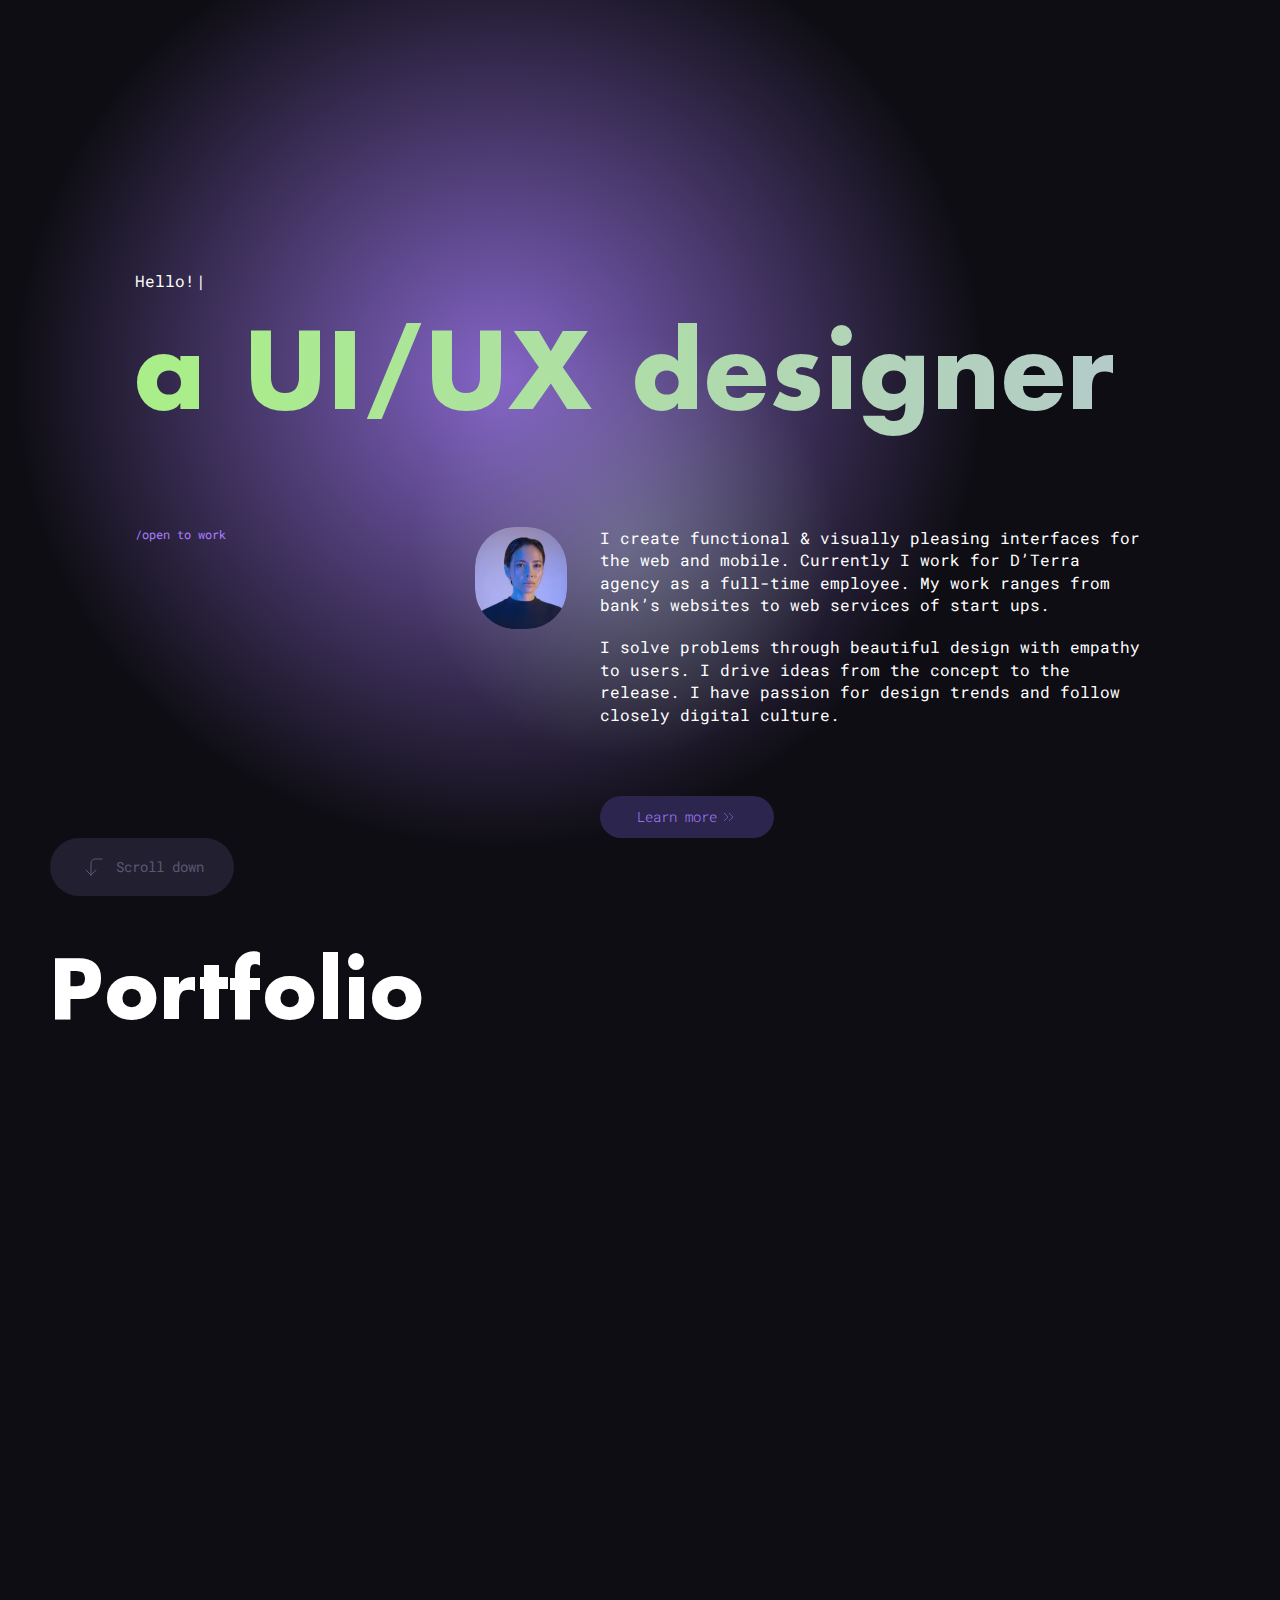
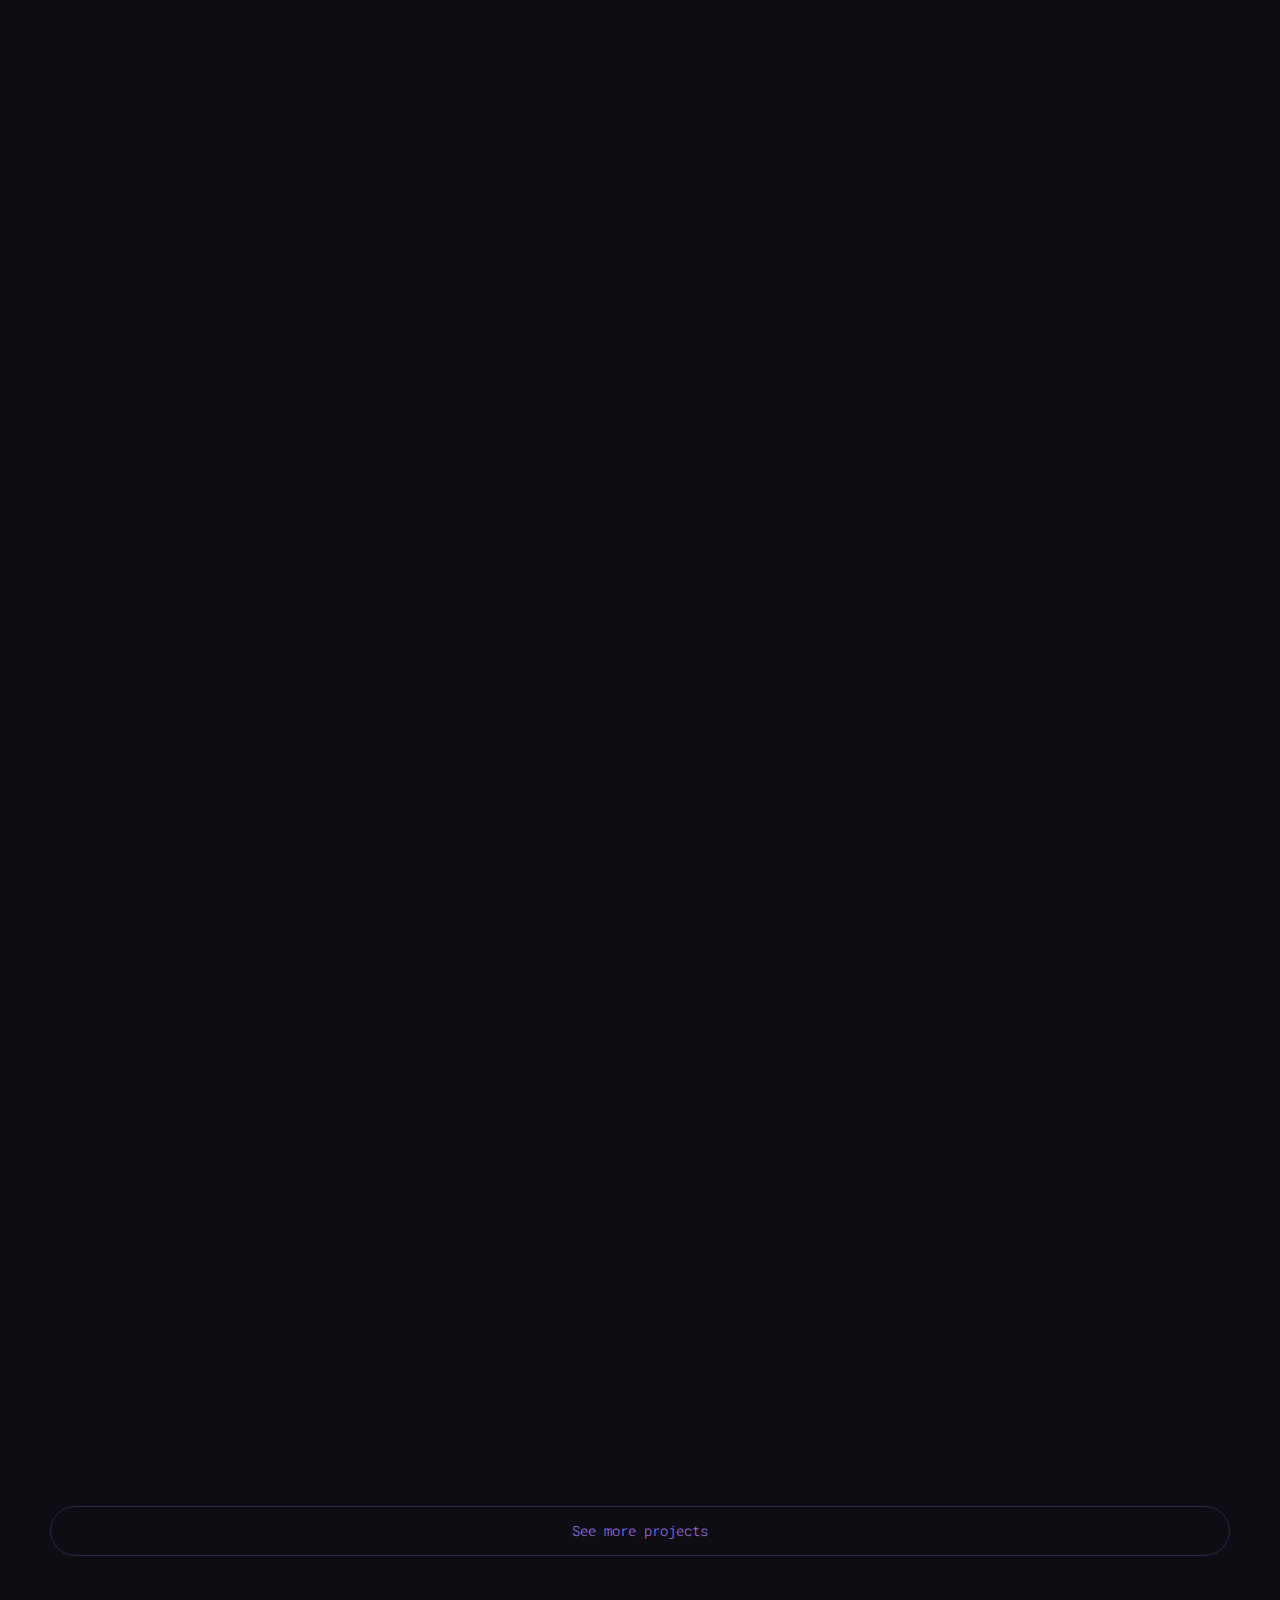
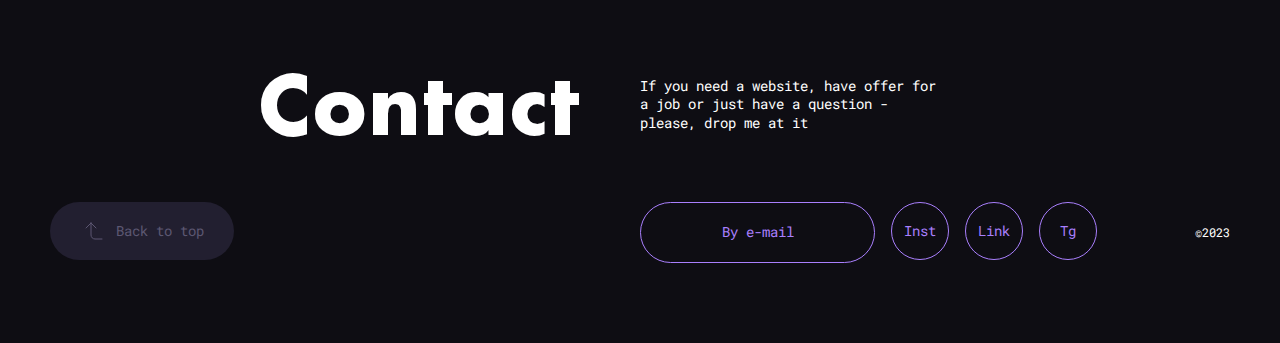
<file: index.html>
<!DOCTYPE html>
<html lang="ru">
  <head>
    <meta charset="utf-8">
    <title>Index</title>
    <meta content="width=device-width, initial-scale=1" name="viewport">
    <meta content="ie=edge" http-equiv="x-ua-compatible">
    <link href="https://vitejs.dev/logo.svg" rel="icon" type="image/x-icon">
    <script type="module" crossorigin src="assets/index-54a8b863.js"></script>
    <link rel="stylesheet" href="styles/index.css">
  </head>
  <body>
    <div class="wrapper">
      <header class="header"></header>
      <section class="preview">
        <div class="container">
          <div class="decor-1"></div>
          <div class="decor-2"></div>
          <div class="decor-3"></div>
          <div class="preview__inner">
            <div class="preview__top">
              <div class="preview__row-top">
                <div class="preview__box-name" id="typewriter"></div>
                <div class="preview__box-title">
                  <h1 class="preview__title">a UI/UX designer</h1>
                </div>
              </div>
              <div class="preview__row-middle">
                <div class="preview__col">
                  <p class="preview__status">/open to work</p>
                </div>
                <div class="preview__col">
                  <div class="preview__img">
                    <picture class="picture">
                      <source type="image/webp" srcset="[data-uri] 1x"/><img class="picture__img" src="images/designer.png"/>
                    </picture>
                  </div>
                  <div class="preview__description">
                    <p class="preview__text">I create functional & visually pleasing interfaces for the web and mobile. Currently I work for D’Terra agency as a full-time employee. My work ranges from bank’s websites to web services of start ups.</p>
                    <p class="preview__text">I solve problems through beautiful design with empathy to users. I drive ideas from the concept to the release. I have passion for design trends and follow closely digital culture.</p>
                    <button class="ui-button ui-button_preview preview__button">
                      <p>Learn more</p>
                      <svg width="17" height="16" viewBox="0 0 17 16" fill="none" xmlns="http://www.w3.org/2000/svg">
                        <path d="M3 4L7 8L3 12" stroke="#A97FFD" stroke-width="0.5"></path>
                        <path d="M8 4L12 8L8 12" stroke="#A97FFD" stroke-width="0.5"></path>
                      </svg>
                    </button>
                  </div>
                </div>
              </div>
            </div>
            <div class="preview__bottom">
              <button class="ui-button">
                <svg width="28" height="28" viewBox="0 0 28 28" fill="none" xmlns="http://www.w3.org/2000/svg">
                  <path d="M16 17L11 22M11 22L6 17M11 22L11 10C11 8.93913 11.4214 7.92172 12.1716 7.17157C12.9217 6.42143 13.9391 6 15 6L22 6" stroke="#5C5772" stroke-linecap="round" stroke-linejoin="round"></path>
                </svg>
                <p>Scroll down</p>
              </button>
            </div>
          </div>
        </div>
      </section>
      <section class="portfolio">
        <div class="container">
          <div class="portfolio__inner">
            <h2 class="portfolio__title">Portfolio</h2>
            <div class="portfolio__box">
              <div class="portfolio__row big-small">
                <div class="portfolio__item" data-aos="zoom-in-up-up">
                  <div class="card">
                    <div class="card__inner">
                      <div class="card__img"></div>
                      <div class="card__text">
                        <h3 class="card__title">title</h3>
                        <p class="card__description">desc</p>
                      </div>
                      <div class="card__bottom">
                        <p class="card__year">year</p>
                        <p class="card__company">company</p>
                      </div>
                    </div>
                  </div>
                </div>
                <div class="portfolio__item" data-aos="zoom-in-up">
                  <div class="card-small">
                    <div class="card-small__inner">
                      <div class="card-small__img"></div>
                      <div class="card__text">
                        <h3 class="card__title">title</h3>
                        <p class="card__description">desc</p>
                      </div>
                      <div class="card__bottom">
                        <p class="card__year">year</p>
                        <p class="card__company">company</p>
                      </div>
                    </div>
                  </div>
                </div>
              </div>
              <div class="portfolio__row small-small">
                <div class="portfolio__item" data-aos="zoom-in-up">
                  <div class="card-small">
                    <div class="card-small__inner">
                      <div class="card-small__img"></div>
                      <div class="card__text">
                        <h3 class="card__title">title</h3>
                        <p class="card__description">desc</p>
                      </div>
                      <div class="card__bottom">
                        <p class="card__year">year</p>
                        <p class="card__company">company</p>
                      </div>
                    </div>
                  </div>
                </div>
                <div class="portfolio__item" data-aos="zoom-in-up">
                  <div class="card-small">
                    <div class="card-small__inner">
                      <div class="card-small__img"></div>
                      <div class="card__text">
                        <h3 class="card__title">title</h3>
                        <p class="card__description">desc</p>
                      </div>
                      <div class="card__bottom">
                        <p class="card__year">year</p>
                        <p class="card__company">company</p>
                      </div>
                    </div>
                  </div>
                </div>
              </div>
              <div class="portfolio__row small-big">
                <div class="portfolio__item" data-aos="zoom-in-up">
                  <div class="card-small">
                    <div class="card-small__inner">
                      <div class="card-small__img"></div>
                      <div class="card__text">
                        <h3 class="card__title">title</h3>
                        <p class="card__description">desc</p>
                      </div>
                      <div class="card__bottom">
                        <p class="card__year">year</p>
                        <p class="card__company">company</p>
                      </div>
                    </div>
                  </div>
                </div>
                <div class="portfolio__item" data-aos="zoom-in-up">
                  <div class="card-big">
                    <div class="card-big__inner">
                      <div class="card-big__img"></div>
                      <div class="card__text">
                        <h3 class="card__title">title</h3>
                        <p class="card__description">desc</p>
                      </div>
                      <div class="card__bottom">
                        <p class="card__year">year</p>
                        <p class="card__company">company</p>
                      </div>
                    </div>
                  </div>
                </div>
              </div>
            </div>
            <div class="portfolio__bottom">
              <button class="ui-button ui-button_portfolio">See more projects
              </button>
            </div>
          </div>
        </div>
      </section>
      <footer class="footer">
        <div class="container">
          <div class="footer__inner">
            <div class="footer__top">
              <div class="footer__top-left">
                <p class="footer__subtitle">Contact</p>
              </div>
              <div class="footer__top-right">
                <p class="footer__text">If you need a website, have offer for a job or just have a question - please, drop me at it</p>
              </div>
            </div>
            <div class="footer__bottom">
              <div class="footer__bottom-left">
                <button class="ui-button">
                  <svg width="28" height="28" viewBox="0 0 28 28" fill="none" xmlns="http://www.w3.org/2000/svg">
                    <path d="M16 11L11 6M11 6L6 11M11 6L11 18C11 19.0609 11.4214 20.0783 12.1716 20.8284C12.9217 21.5786 13.9391 22 15 22L22 22" stroke="#5C5772" stroke-linecap="round" stroke-linejoin="round"></path>
                  </svg>
                  <p>Back to top</p>
                </button>
              </div>
              <div class="footer__bottom-right">
                <div class="col">
                  <button class="ui-button ui-button_footer">By e-mail
                  </button><a class="footer__link" href="#">Inst</a><a class="footer__link" href="#">Link</a><a class="footer__link" href="#">Tg</a>
                </div>
                <div class="col">
                  <p class="footer__year">©2023</p>
                </div>
              </div>
            </div>
          </div>
        </div>
      </footer>
    </div>
    
  </body>
</html>
</file>
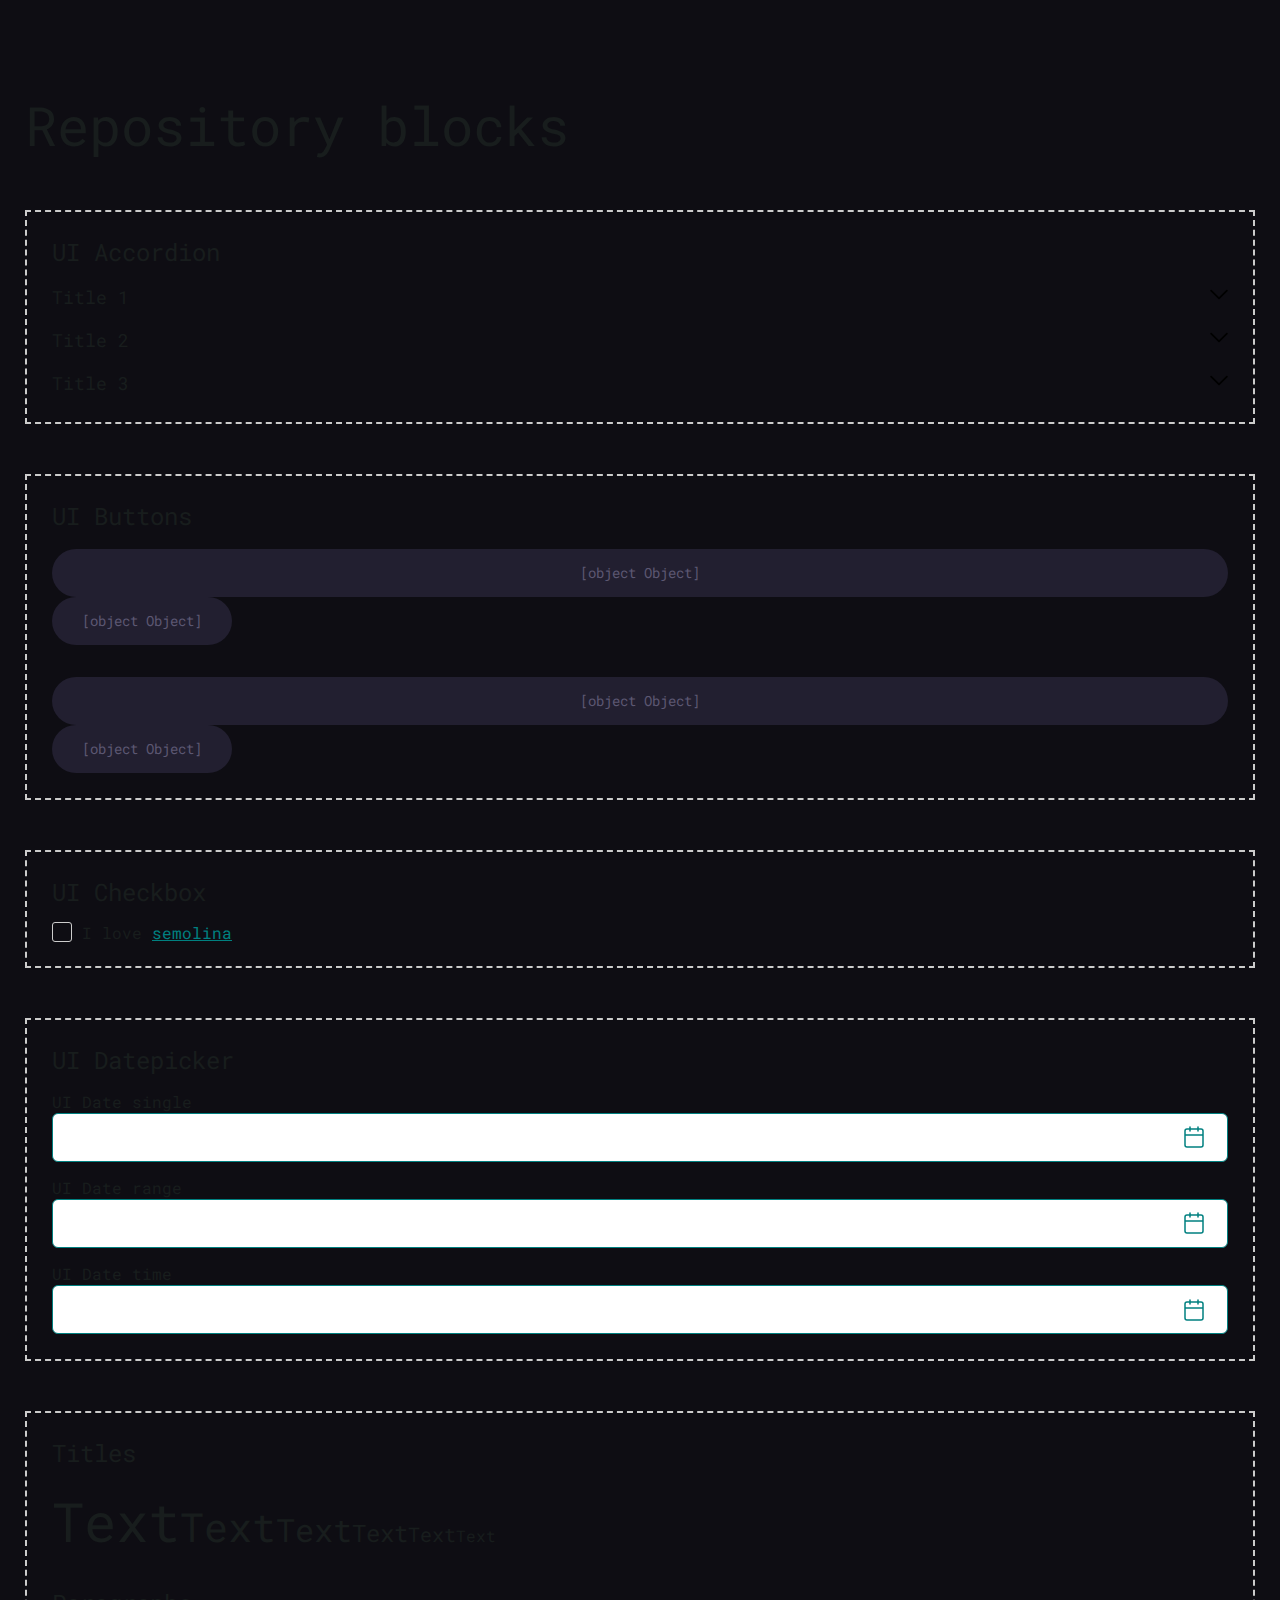
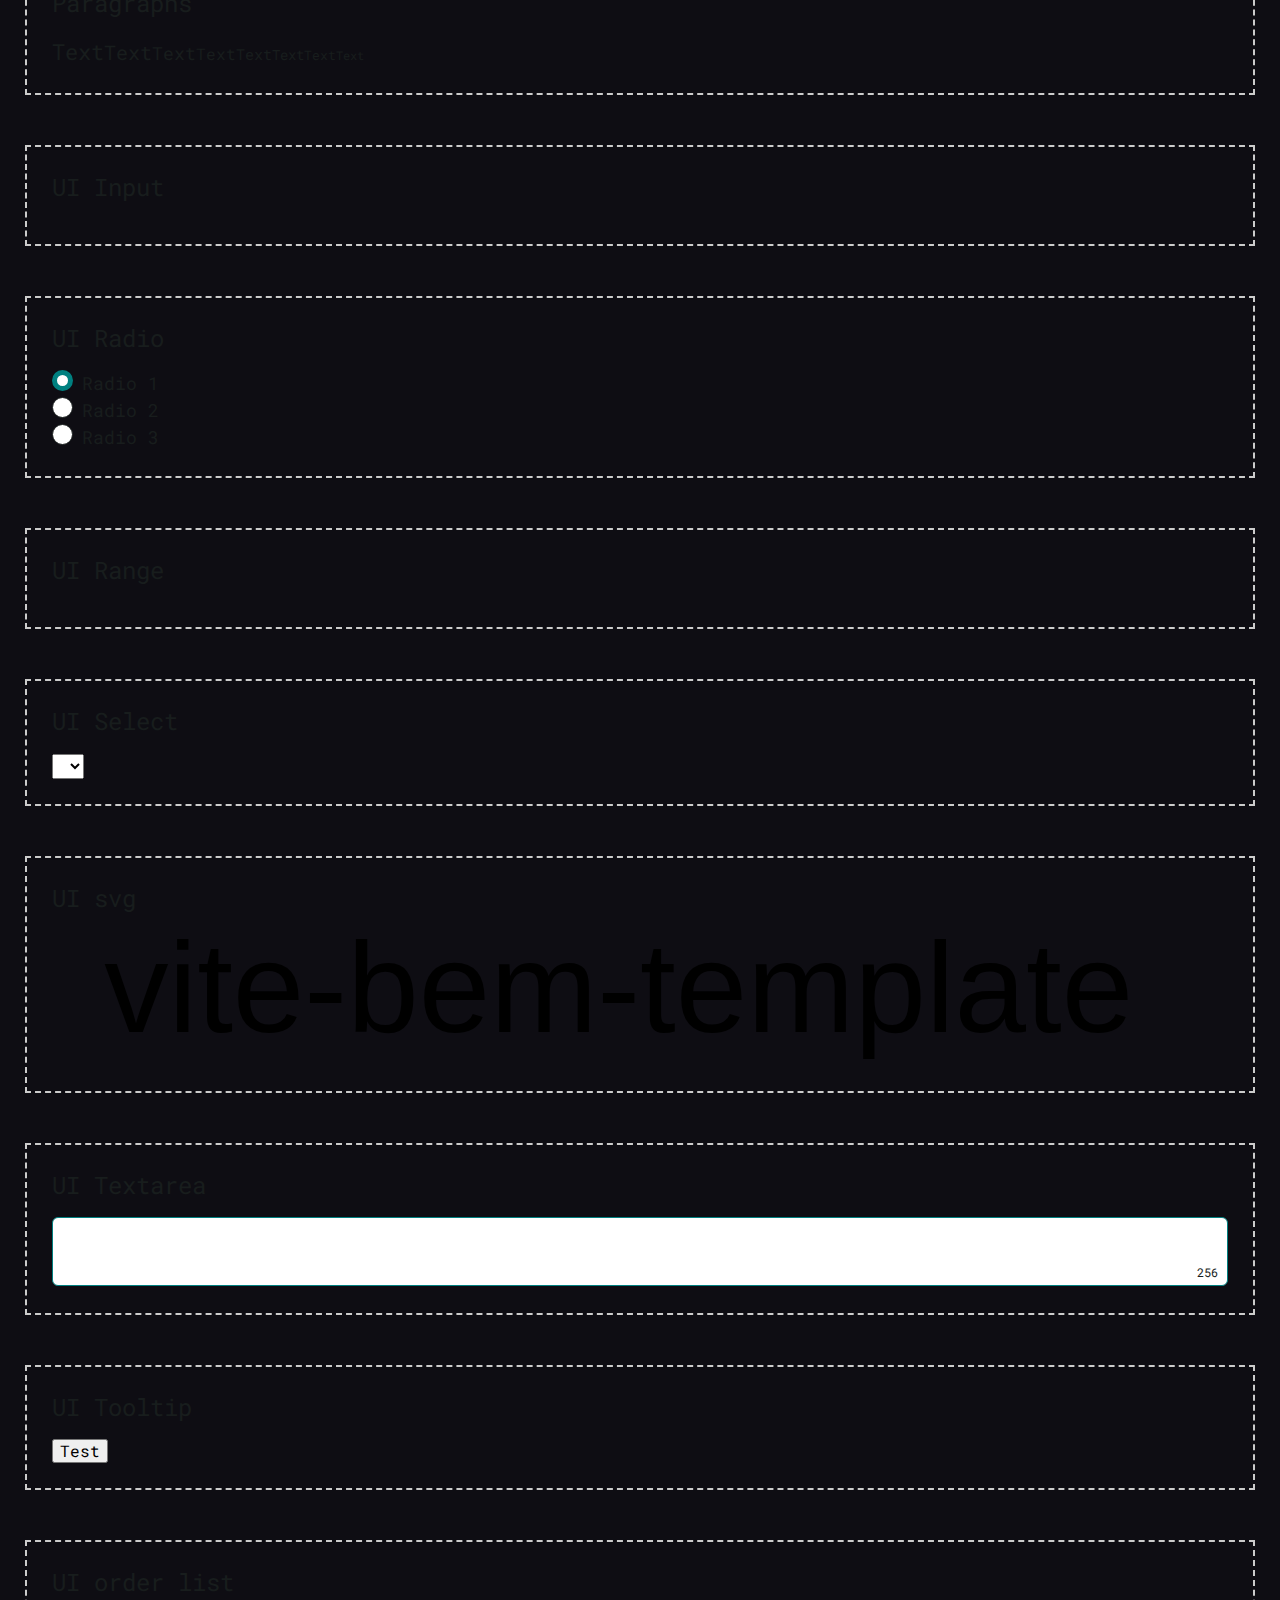
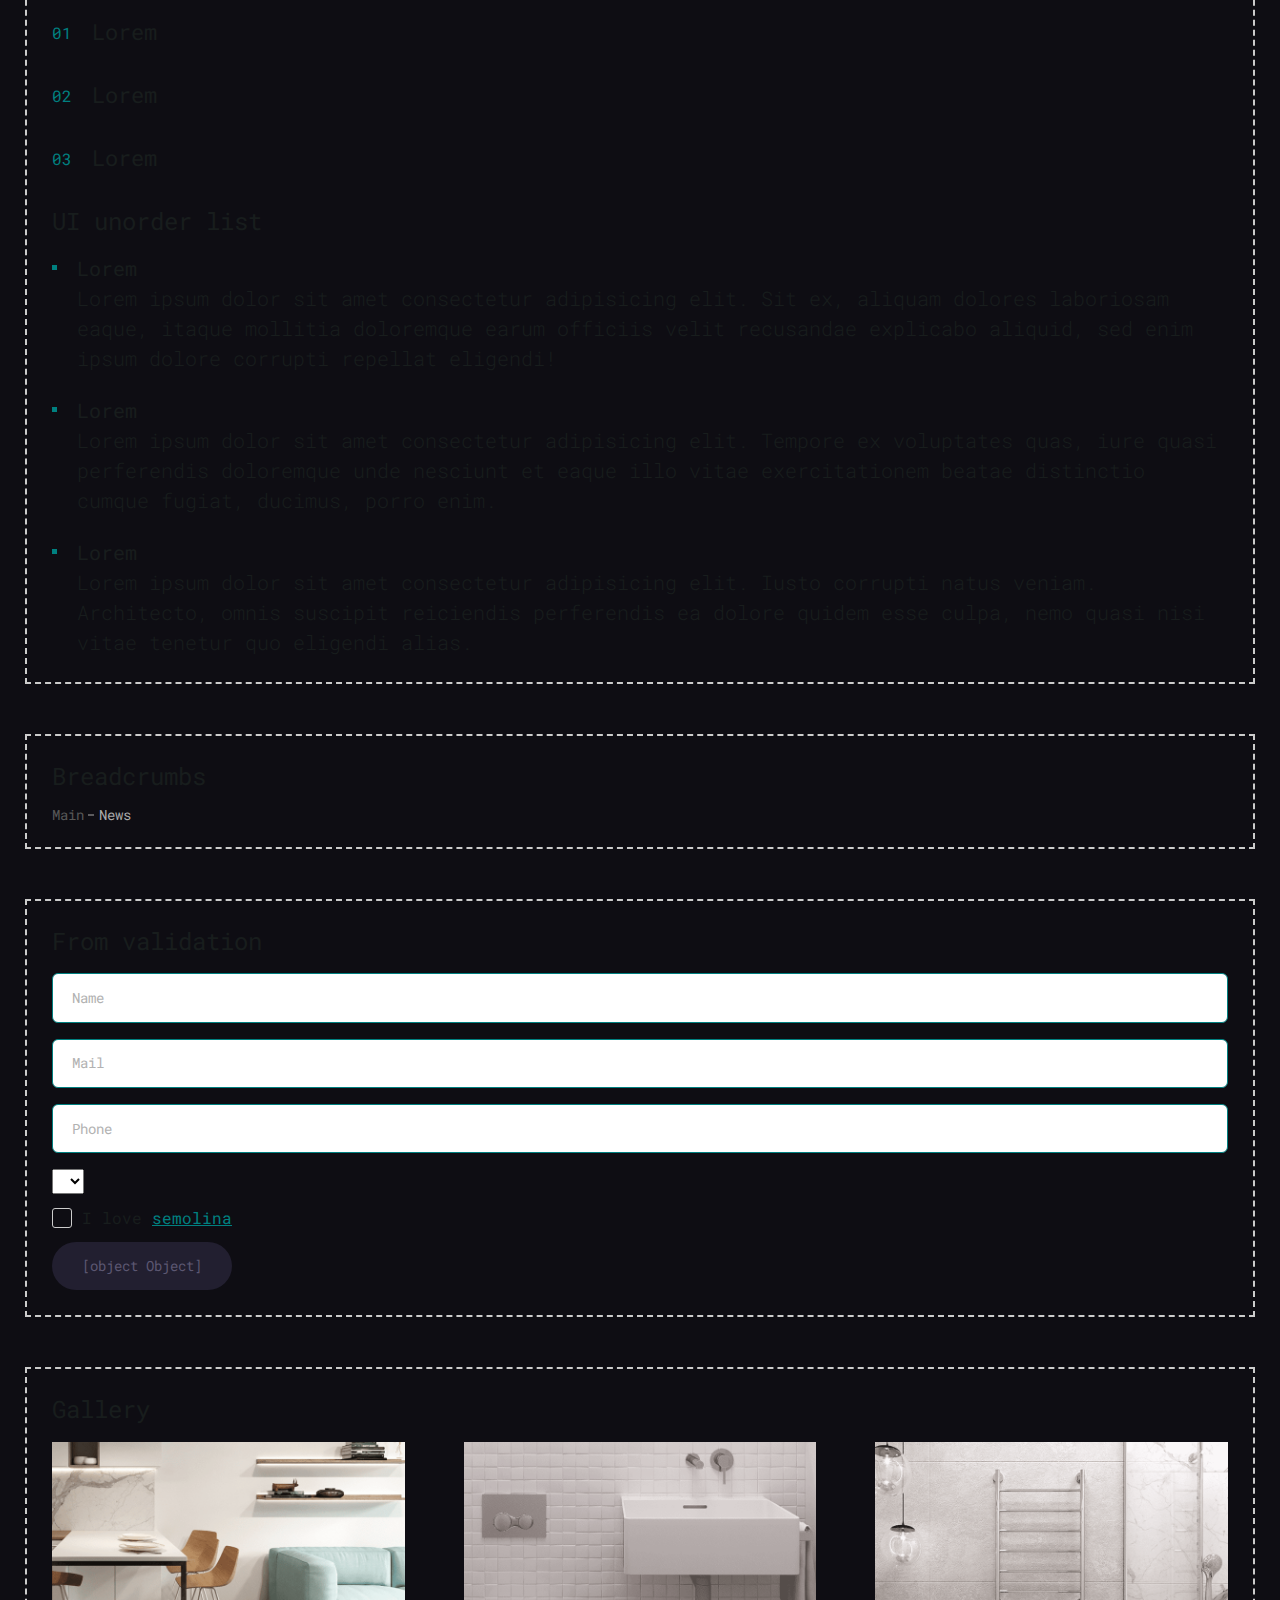
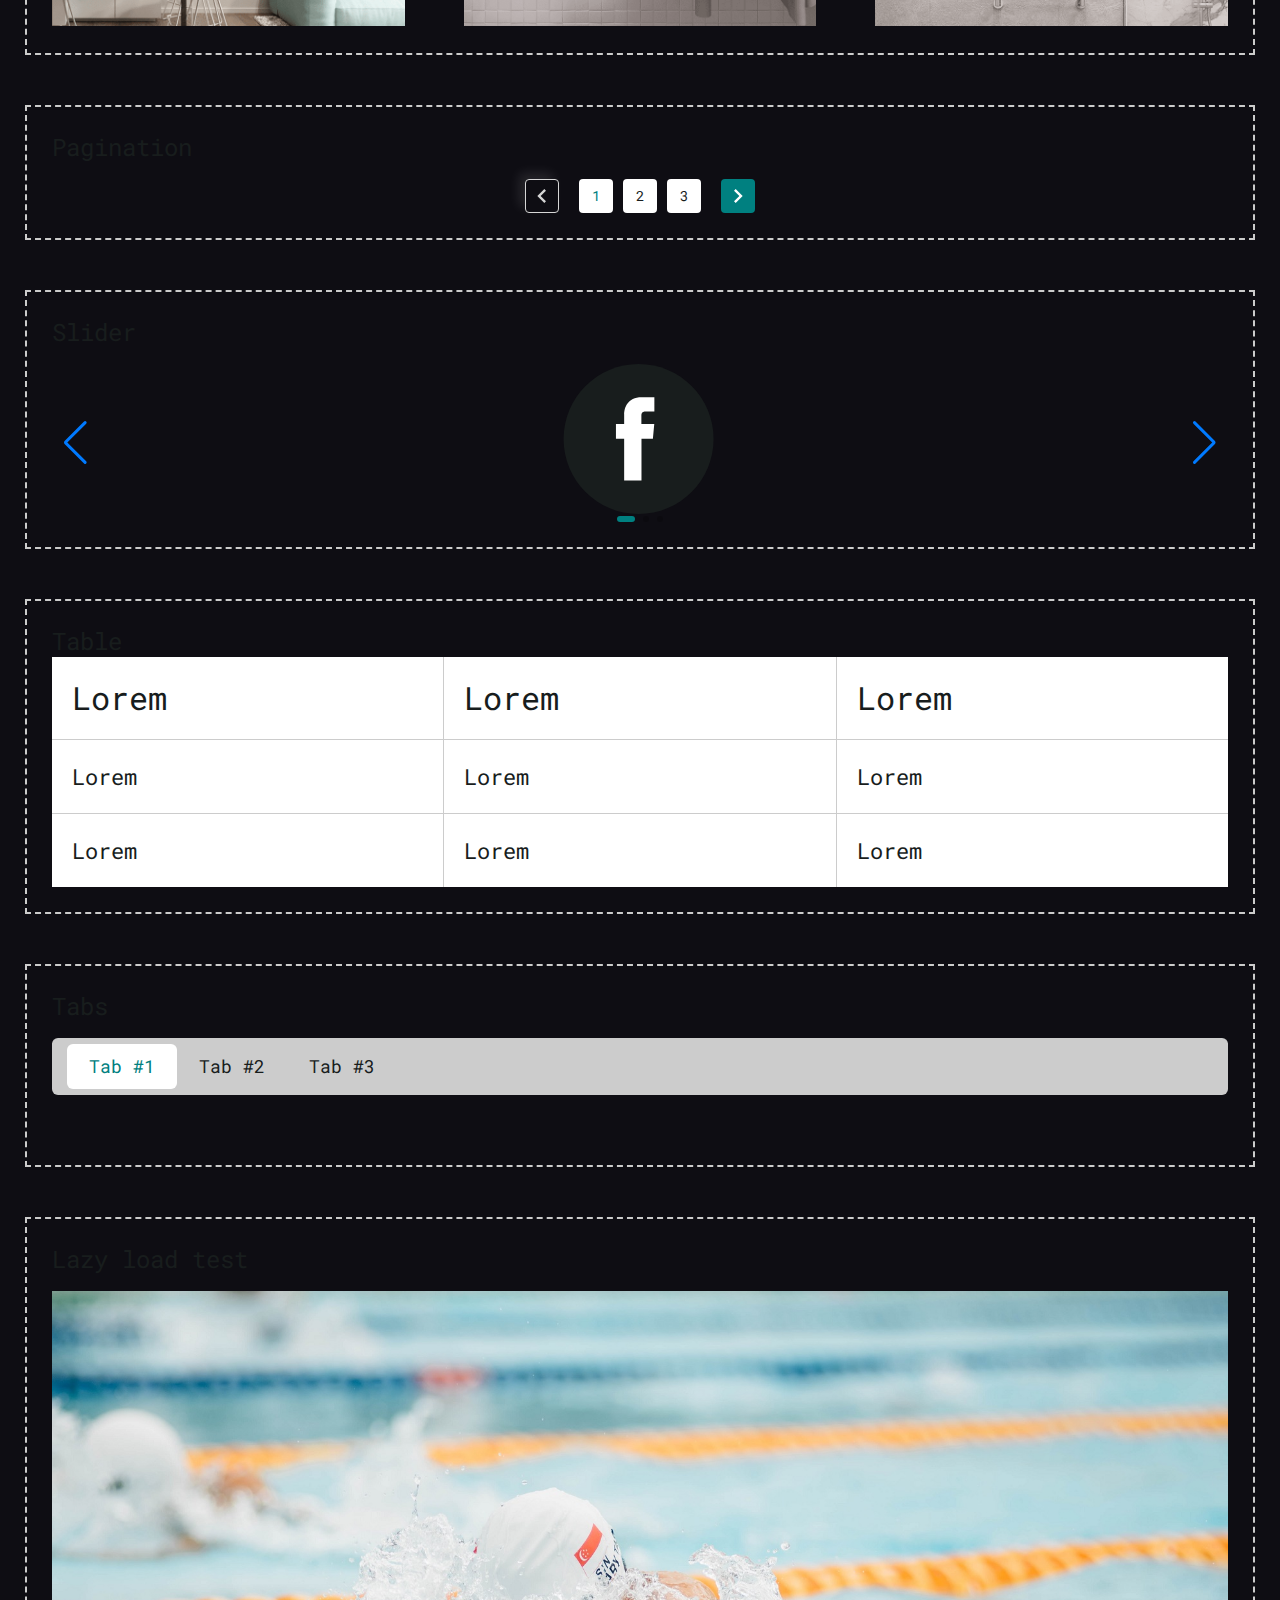
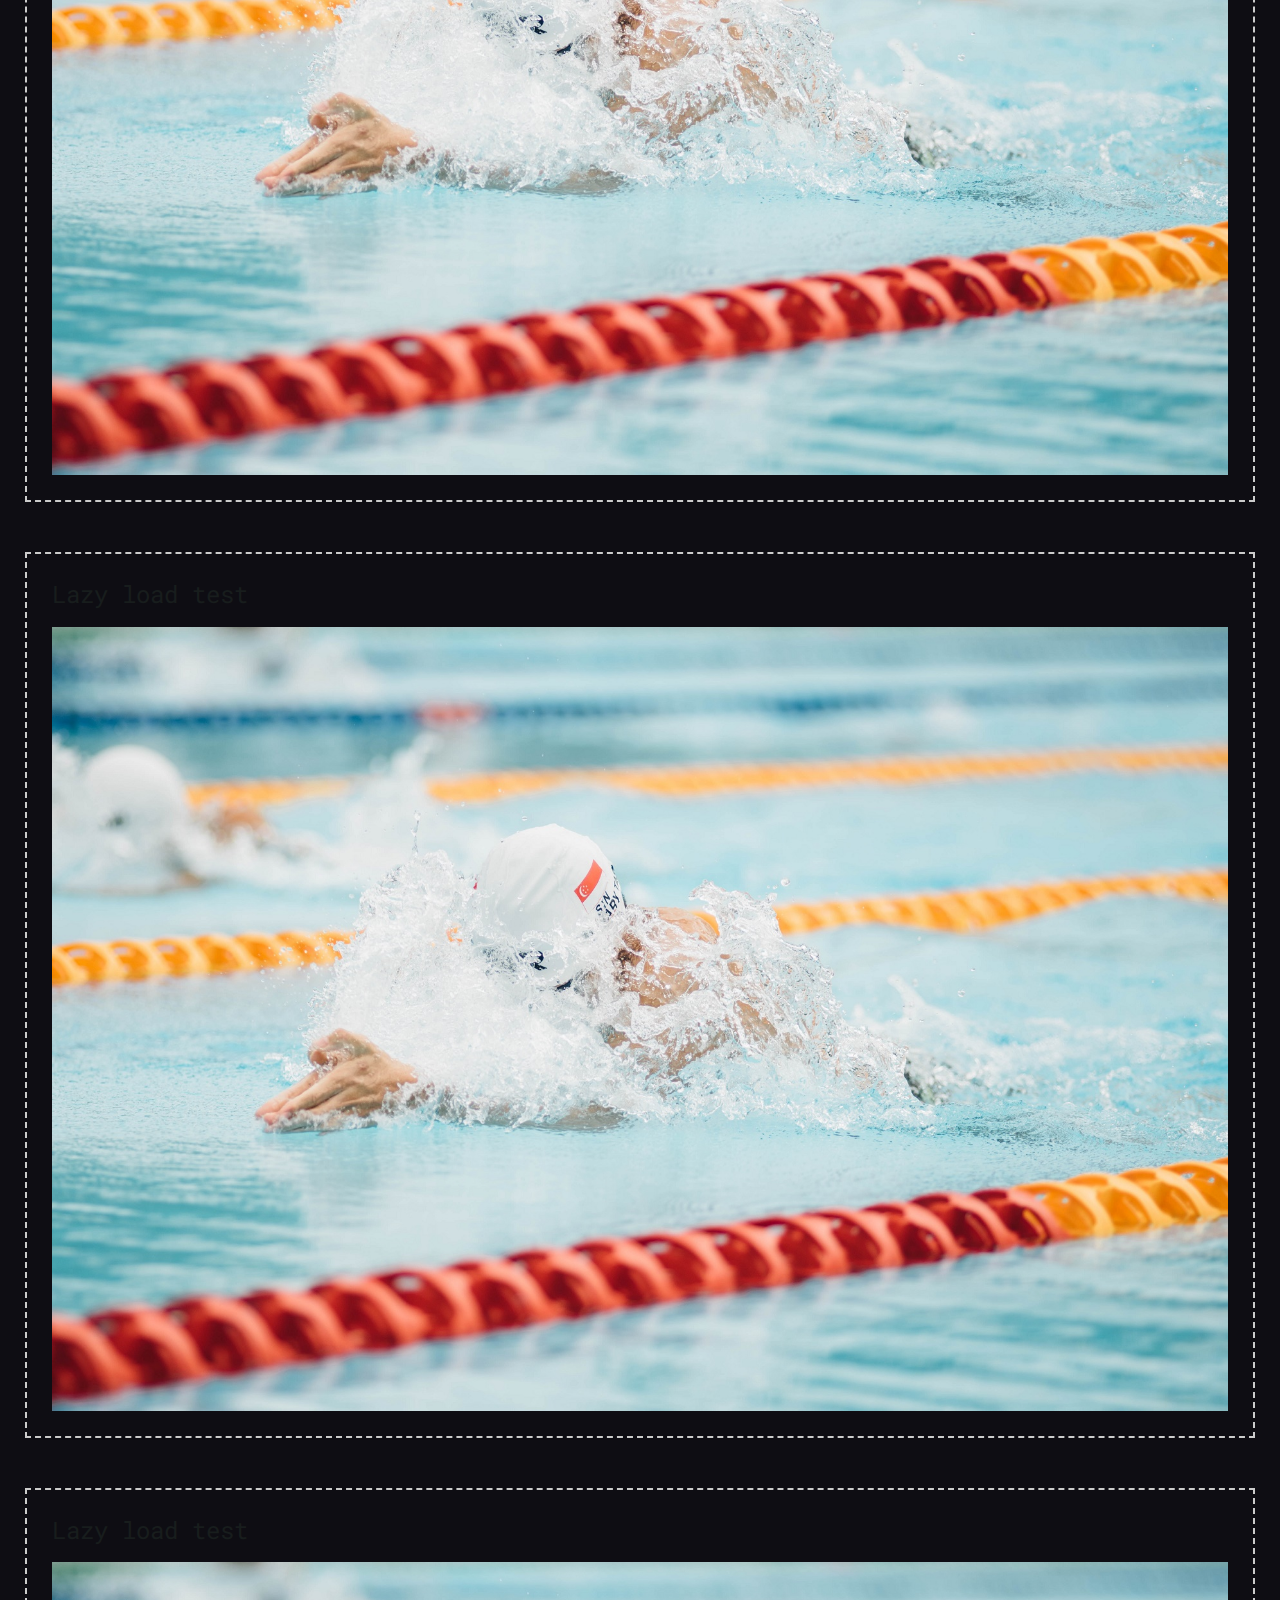
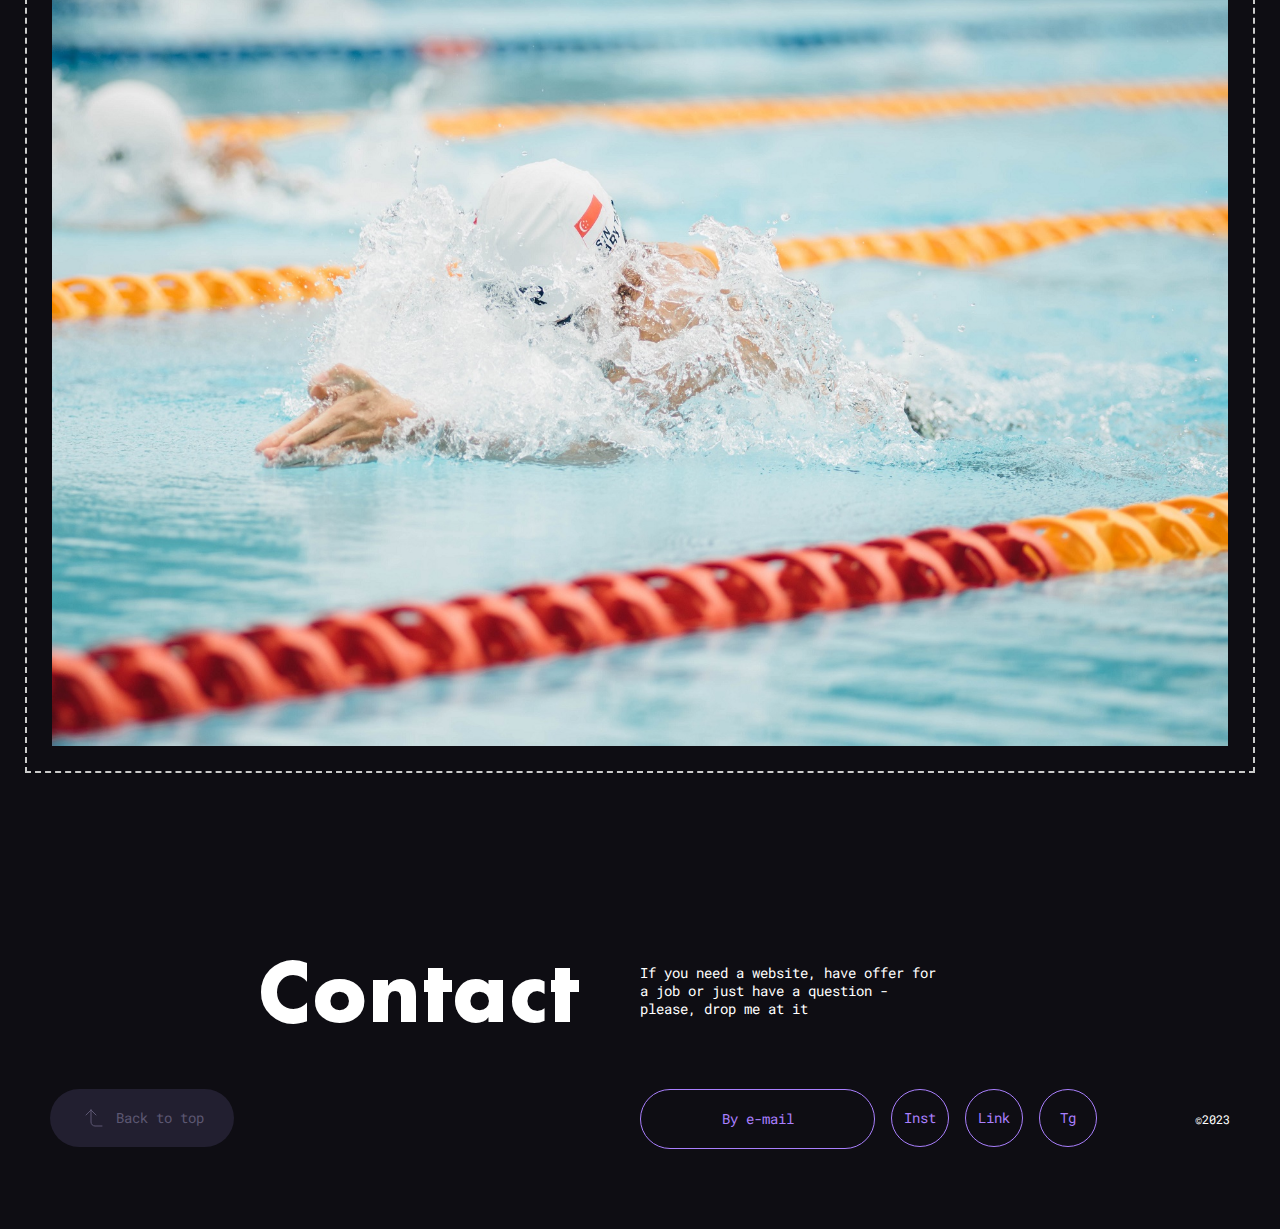
<file: blocks.html>
<!DOCTYPE html>
<html lang="ru">
  <head>
    <meta charset="utf-8">
    <title>Repository blocks</title>
    <meta content="width=device-width, initial-scale=1" name="viewport">
    <meta content="ie=edge" http-equiv="x-ua-compatible">
    <link href="https://vitejs.dev/logo.svg" rel="icon" type="image/x-icon">
    <script type="module" crossorigin src="assets/index-54a8b863.js"></script>
    <link rel="stylesheet" href="styles/index.css">
  </head>
  <body>
    <div class="wrapper">
      <header class="header"></header>
      <main>
        <div class="inner">
          <h1 class="ui-h1">Repository blocks
          </h1>
          <section class="section">
            <h4 class="ui-h4">UI Accordion
            </h4><br>
            <div class="ui-accordion">
              <div class="ui-accordion__head">
                <div class="ui-p3">Title 1
                </div>
                <div class="ui-accordion__toggle"></div>
              </div>
              <div class="ui-accordion__body">
                <div>Lorem ipsum dolor sit amet, consectetur adipisicing elit. Itaque sint beatae laborum, maxime quo tenetur aut dolore, odit mollitia corrupti quam quae molestiae, architecto ea suscipit sed. Possimus, autem obcaecati?</div>
              </div>
            </div><br>
            <div class="ui-accordion">
              <div class="ui-accordion__head">
                <div class="ui-p3">Title 2
                </div>
                <div class="ui-accordion__toggle"></div>
              </div>
              <div class="ui-accordion__body">
                <div>Lorem ipsum dolor sit amet, consectetur adipisicing elit. Dolore provident, est consequuntur consectetur tempora omnis corporis soluta consequatur debitis optio maiores in a dolor ducimus saepe deleniti perferendis dicta quaerat!</div>
              </div>
            </div><br>
            <div class="ui-accordion">
              <div class="ui-accordion__head">
                <div class="ui-p3">Title 3
                </div>
                <div class="ui-accordion__toggle"></div>
              </div>
              <div class="ui-accordion__body">
                <div>Lorem ipsum dolor, sit amet consectetur adipisicing elit. Unde cupiditate eius distinctio quia molestias velit, reprehenderit rem, obcaecati minus ex ducimus laboriosam dignissimos. Ullam tempora omnis illum doloremque odio reprehenderit!</div>
              </div>
            </div>
          </section>
          <section class="section">
            <h4 class="ui-h4">UI Buttons
            </h4><br><a class="ui-button" href="/">[object Object]</a>
            <button class="ui-button">[object Object]
            </button><br><br><a class="ui-button --filled__ui-button" href="/">[object Object]</a>
            <button class="ui-button --filled__ui-button">[object Object]
            </button>
          </section>
          <section class="section">
            <h4 class="ui-h4">UI Checkbox
            </h4><br>
            <div class="ui-checkbox">
              <input id="id" name="id" type="checkbox"/>
              <label for="id">I love <a href="">semolina</a>
              </label>
            </div>
          </section>
          <section class="section">
            <h4 class="ui-h4">UI Datepicker
            </h4><br>
            <h6 class="ui-h6">UI Date single
            </h6>
            <div class="ui-datepicker --single__ui-datepicker">
              <input id="0gqd80" readonly="readonly"/>
              <label for="0gqd80">
                <div class="ui-p3">
                </div>
              </label>
            </div><br>
            <h6 class="ui-h6">UI Date range
            </h6>
            <div class="ui-datepicker --range__ui-datepicker">
              <input id="026g6g" readonly="readonly"/>
              <label for="026g6g">
                <div class="ui-p3">
                </div>
              </label>
            </div><br>
            <h6 class="ui-h6">UI Date time
            </h6>
            <div class="ui-datepicker --time__ui-datepicker">
              <input id="03i0bo" readonly="readonly"/>
              <label for="03i0bo">
                <div class="ui-p3">
                </div>
              </label>
            </div>
          </section>
          <section class="section">
            <h4 class="ui-h4">Titles
            </h4><br>
            <div class="flex" style="display: flex; align-items: baseline">
              <h1 class="ui-h1">Text
              </h1>
              <h2 class="ui-h2">Text
              </h2>
              <h3 class="ui-h3">Text
              </h3>
              <h4 class="ui-h4">Text
              </h4>
              <h5 class="ui-h5">Text
              </h5>
              <h6 class="ui-h6">Text
              </h6>
            </div><br><br>
            <h4 class="ui-h4">Paragraphs
            </h4><br>
            <div class="flex" style="display: flex; align-items: baseline">
              <div class="ui-p1">Text
              </div>
              <div class="ui-p2">Text
              </div>
              <div class="ui-p3">Text
              </div>
              <div class="ui-p4">Text
              </div>
              <div class="ui-p5">Text
              </div>
              <div class="ui-p6">Text
              </div>
              <div class="ui-p7">Text
              </div>
              <div class="ui-p8">Text
              </div>
            </div>
          </section>
          <section class="section">
            <h4 class="ui-h4">UI Input
            </h4><br>
          </section>
          <section class="section">
            <h4 class="ui-h4">UI Radio
            </h4><br>
            <div class="ui-radio">
              <input id="uiRadio1" type="radio" name="ui-radio" checked="checked"/>
              <label for="uiRadio1">
                <div class="ui-p3">Radio 1
                </div>
              </label>
            </div>
            <div class="ui-radio">
              <input id="uiRadio2" type="radio" name="ui-radio"/>
              <label for="uiRadio2">
                <div class="ui-p3">Radio 2
                </div>
              </label>
            </div>
            <div class="ui-radio">
              <input id="uiRadio3" type="radio" name="ui-radio"/>
              <label for="uiRadio3">
                <div class="ui-p3">Radio 3
                </div>
              </label>
            </div>
          </section>
          <section class="section">
            <h4 class="ui-h4">UI Range
            </h4><br>
          </section>
          <section class="section">
            <h4 class="ui-h4">UI Select
            </h4><br>
            <div class="ui-select">
              <select placeholder="Цель кредита">
                <option></option>
                <option>1</option>
                <option>2</option>
                <option>3</option>
                <option>4</option>
              </select>
            </div>
          </section>
          <section class="section">
            <h4 class="ui-h4">UI svg
            </h4>
            <svg class="ui-svg svg--icon_logo">
              <use xlink:href="#icon_logo"></use>
            </svg>
          </section>
          <section class="section">
            <h4 class="ui-h4">UI Textarea
            </h4><br>
            <div class="ui-textarea">
              <textarea maxlength="256"></textarea>
              <div class="ui-textarea__counter"></div>
            </div>
          </section>
          <section class="section">
            <h4 class="ui-h4">UI Tooltip
            </h4><br>
            <div class="ui-tooltip">
              <button data-tippy-content="Tooltip text">Test</button>
            </div>
          </section>
          <section class="section">
            <h4 class="ui-h4">UI order list
            </h4><br>
            <ol class="ui-ol">
              <li>
                <div class="ui-p1">Lorem
                </div>
              </li>
              <li>
                <div class="ui-p1">Lorem
                </div>
              </li>
              <li>
                <div class="ui-p1">Lorem
                </div>
              </li>
            </ol><br><br>
            <h4 class="ui-h4">UI unorder list
            </h4><br>
            <ul class="ui-ul">
              <li>
                <div class="ui-p2">Lorem
                </div>
                <div class="ui-p2 --light__ui-p2">Lorem ipsum dolor sit amet consectetur adipisicing elit. Sit ex, aliquam dolores laboriosam eaque, itaque mollitia doloremque earum officiis velit recusandae explicabo aliquid, sed enim ipsum dolore corrupti repellat eligendi!
                </div>
              </li>
              <li>
                <div class="ui-p2">Lorem
                </div>
                <div class="ui-p2 --light__ui-p2">Lorem ipsum dolor sit amet consectetur adipisicing elit. Tempore ex voluptates quas, iure quasi perferendis doloremque unde nesciunt et eaque illo vitae exercitationem beatae distinctio cumque fugiat, ducimus, porro enim.
                </div>
              </li>
              <li>
                <div class="ui-p2">Lorem
                </div>
                <div class="ui-p2 --light__ui-p2">Lorem ipsum dolor sit amet consectetur adipisicing elit. Iusto corrupti natus veniam. Architecto, omnis suscipit reiciendis perferendis ea dolore quidem esse culpa, nemo quasi nisi vitae tenetur quo eligendi alias.
                </div>
              </li>
            </ul>
          </section>
          <section class="section">
            <h4 class="ui-h4">Breadcrumbs
            </h4><br>
            <ul class="breadcrumbs">
              <li class="breadcrumbs__item"><a class="breadcrumbs__link" href="/">Main</a>
              </li>
              <li class="breadcrumbs__item"><span class="breadcrumbs__text">News</span>
              </li>
            </ul>
          </section>
          <section class="section">
            <h4 class="ui-h4">From validation
            </h4><br>
            <form action="">
              <div class="ui-input">
                <input id="name" type="text" required="required"/>
                <label for="name">
                  <div class="ui-p6">Name
                  </div>
                </label>
              </div><br>
              <div class="ui-input">
                <input id="mail" type="email" required="required"/>
                <label for="mail">
                  <div class="ui-p6">Mail
                  </div>
                </label>
              </div><br>
              <div class="ui-input">
                <input id="phone" type="phone" required="required"/>
                <label for="phone">
                  <div class="ui-p6">Phone
                  </div>
                </label>
              </div><br>
              <div class="ui-select">
                <select id="select" placeholder="Цель кредита" required="required">
                  <option></option>
                  <option>1</option>
                  <option>2</option>
                  <option>3</option>
                  <option>4</option>
                </select>
              </div><br>
              <div class="ui-checkbox" required="required">
                <input id="agreement" name="agreement" type="checkbox"/>
                <label for="agreement">I love <a href="#">semolina</a>
                </label>
              </div><br>
              <button class="ui-button">[object Object]
              </button>
            </form>
          </section>
          <section class="section">
            <h4 class="ui-h4">Gallery
            </h4><br>
            <div class="gallery">
              <div class="gallery__item"><a class="gallery__link" href="images/fancy_img1.png" data-fancybox="gallery"><img class="gallery__image" src="images/fancy_img1.png" alt=""/></a></div>
              <div class="gallery__item"><a class="gallery__link" href="images/fancy_img2.png" data-fancybox="gallery"><img class="gallery__image" src="images/fancy_img2.png" alt=""/></a></div>
              <div class="gallery__item"><a class="gallery__link" href="images/fancy_img3.png" data-fancybox="gallery"><img class="gallery__image" src="images/fancy_img3.png" alt=""/></a></div>
            </div>
          </section>
          <section class="section">
            <h4 class="ui-h4">Pagination
            </h4><br>
            <div class="pagination"><a class="pagination__link pagination__link--prev pagination__link--disabled" href="#">
                <svg xmlns="http://www.w3.org/2000/svg" width="8" height="12" viewbox="0 0 8 12">
                  <path fill="currentColor" d="M7.41 1.41L6 0 0 6l6 6 1.41-1.41L2.83 6z"></path>
                </svg></a>
              <ul class="pagination__list">
                <li class="pagination__item pagination__item--active"><a class="pagination__link" href="#">1</a></li>
                <li class="pagination__item"><a class="pagination__link" href="#">2</a></li>
                <li class="pagination__item"><a class="pagination__link" href="#">3</a></li>
              </ul><a class="pagination__link pagination__link--next" href="#">
                <svg xmlns="http://www.w3.org/2000/svg" width="8" height="12" viewbox="0 0 8 12">
                  <path fill="currentColor" d="M7.41 1.41L6 0 0 6l6 6 1.41-1.41L2.83 6z"></path>
                </svg></a>
            </div>
          </section>
          <section class="section">
            <h4 class="ui-h4">Slider
            </h4><br>
            <div class="slider">
              <div class="swiper">
                <div class="swiper-wrapper">
                  <div class="swiper-slide">
                    <svg class="ui-svg slider__ui-svg svg--icon_fb">
                      <use xlink:href="#icon_fb"></use>
                    </svg>
                  </div>
                  <div class="swiper-slide">
                    <svg class="ui-svg slider__ui-svg svg--icon_ig">
                      <use xlink:href="#icon_ig"></use>
                    </svg>
                  </div>
                  <div class="swiper-slide">
                    <svg class="ui-svg slider__ui-svg svg--icon_tt">
                      <use xlink:href="#icon_tt"></use>
                    </svg>
                  </div>
                </div>
                <div class="ui-swiper-pagination">
                  <div class="swiper-pagination">
                  </div>
                </div>
                <div class="swiper-button-prev"></div>
                <div class="swiper-button-next"></div>
              </div>
            </div>
          </section>
          <section class="section">
            <h4 class="ui-h4">Table<br>
            </h4>
            <div class="table" data-columns="3">
              <div class="table__row">
                <div class="table__item">
                  <h3 class="ui-h3">Lorem
                  </h3>
                </div>
                <div class="table__item">
                  <h3 class="ui-h3">Lorem
                  </h3>
                </div>
                <div class="table__item">
                  <h3 class="ui-h3">Lorem
                  </h3>
                </div>
              </div>
              <div class="table__row">
                <div class="table__item">
                  <div class="ui-p1">Lorem
                  </div>
                </div>
                <div class="table__item">
                  <div class="ui-p1">Lorem
                  </div>
                </div>
                <div class="table__item">
                  <div class="ui-p1">Lorem
                  </div>
                </div>
              </div>
              <div class="table__row">
                <div class="table__item">
                  <div class="ui-p1">Lorem
                  </div>
                </div>
                <div class="table__item">
                  <div class="ui-p1">Lorem
                  </div>
                </div>
                <div class="table__item">
                  <div class="ui-p1">Lorem
                  </div>
                </div>
              </div>
            </div>
          </section>
          <section class="section">
            <h4 class="ui-h4">Tabs
            </h4><br>
            <div class="tabs">
              <div class="tabs-head">
                <div class="tabs-head__item tabs-head__item--active">
                  <div class="ui-p3">Tab #1
                  </div>
                </div>
                <div class="tabs-head__item">
                  <div class="ui-p3">Tab #2
                  </div>
                </div>
                <div class="tabs-head__item">
                  <div class="ui-p3">Tab #3
                  </div>
                </div>
              </div>
              <div class="tabs-body">
                <div class="tabs-body__item --active__tabs-body__item"><span>Lorem ipsum dolor sit amet consectetur adipisicing elit. Delectus quaerat aut quas ex error id temporibus molestiae ipsa necessitatibus quos hic in praesentium atque natus inventore eius, aliquam dolore libero.</span>
                </div>
                <div class="tabs-body__item"><span>Lorem ipsum dolor sit amet consectetur adipisicing elit. Sed dolore officiis eum ullam consequatur quaerat nobis? Ut excepturi eum quod modi a nulla! Fugiat cum aut quos, perferendis vero vel?</span>
                </div>
                <div class="tabs-body__item"><span>Lorem ipsum dolor, sit amet consectetur adipisicing elit. Sequi adipisci qui et necessitatibus culpa eligendi sit odit, obcaecati quia quo? Recusandae ipsum qui mollitia totam maxime possimus quam repellat earum!</span>
                </div>
              </div>
            </div>
          </section>
          <section class="section">
            <h4 class="ui-h4">Lazy load test
            </h4><br><img class="lazyload" src="images/swim.jpg" data-src="images/fancy_img1.png" alt="">
          </section>
          <section class="section">
            <h4 class="ui-h4">Lazy load test
            </h4><br><img class="lazyload" src="images/swim.jpg" data-src="images/fancy_img2.png" alt="">
          </section>
          <section class="section">
            <h4 class="ui-h4">Lazy load test
            </h4><br><img class="lazyload" src="images/swim.jpg" data-src="images/fancy_img3.png" alt="">
          </section>
        </div>
      </main>
      <footer class="footer">
        <div class="container">
          <div class="footer__inner">
            <div class="footer__top">
              <div class="footer__top-left">
                <p class="footer__subtitle">Contact</p>
              </div>
              <div class="footer__top-right">
                <p class="footer__text">If you need a website, have offer for a job or just have a question - please, drop me at it</p>
              </div>
            </div>
            <div class="footer__bottom">
              <div class="footer__bottom-left">
                <button class="ui-button">
                  <svg width="28" height="28" viewBox="0 0 28 28" fill="none" xmlns="http://www.w3.org/2000/svg">
                    <path d="M16 11L11 6M11 6L6 11M11 6L11 18C11 19.0609 11.4214 20.0783 12.1716 20.8284C12.9217 21.5786 13.9391 22 15 22L22 22" stroke="#5C5772" stroke-linecap="round" stroke-linejoin="round"></path>
                  </svg>
                  <p>Back to top</p>
                </button>
              </div>
              <div class="footer__bottom-right">
                <div class="col">
                  <button class="ui-button ui-button_footer">By e-mail
                  </button><a class="footer__link" href="#">Inst</a><a class="footer__link" href="#">Link</a><a class="footer__link" href="#">Tg</a>
                </div>
                <div class="col">
                  <p class="footer__year">©2023</p>
                </div>
              </div>
            </div>
          </div>
        </div>
      </footer>
    </div>
    
  </body>
</html>
</file>
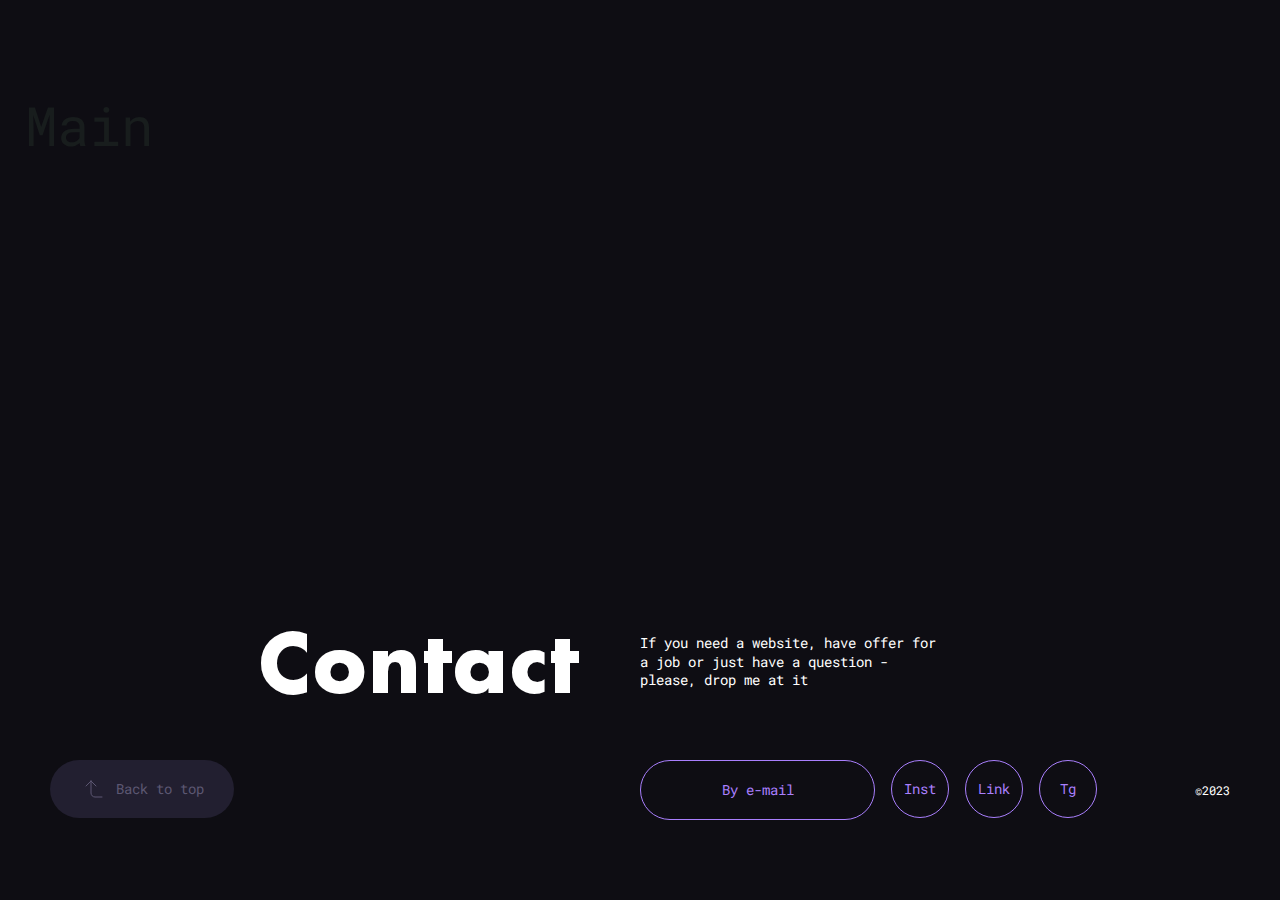
<file: main.html>
<!DOCTYPE html>
<html lang="ru">
  <head>
    <meta charset="utf-8">
    <title>Main</title>
    <meta content="width=device-width, initial-scale=1" name="viewport">
    <meta content="ie=edge" http-equiv="x-ua-compatible">
    <link href="https://vitejs.dev/logo.svg" rel="icon" type="image/x-icon">
    <script type="module" crossorigin src="assets/index-54a8b863.js"></script>
    <link rel="stylesheet" href="styles/index.css">
  </head>
  <body>
    <div class="wrapper">
      <header class="header"></header>
      <main>
        <div class="inner">
          <h1 class="ui-h1">Main
          </h1>
        </div>
      </main>
      <footer class="footer">
        <div class="container">
          <div class="footer__inner">
            <div class="footer__top">
              <div class="footer__top-left">
                <p class="footer__subtitle">Contact</p>
              </div>
              <div class="footer__top-right">
                <p class="footer__text">If you need a website, have offer for a job or just have a question - please, drop me at it</p>
              </div>
            </div>
            <div class="footer__bottom">
              <div class="footer__bottom-left">
                <button class="ui-button">
                  <svg width="28" height="28" viewBox="0 0 28 28" fill="none" xmlns="http://www.w3.org/2000/svg">
                    <path d="M16 11L11 6M11 6L6 11M11 6L11 18C11 19.0609 11.4214 20.0783 12.1716 20.8284C12.9217 21.5786 13.9391 22 15 22L22 22" stroke="#5C5772" stroke-linecap="round" stroke-linejoin="round"></path>
                  </svg>
                  <p>Back to top</p>
                </button>
              </div>
              <div class="footer__bottom-right">
                <div class="col">
                  <button class="ui-button ui-button_footer">By e-mail
                  </button><a class="footer__link" href="#">Inst</a><a class="footer__link" href="#">Link</a><a class="footer__link" href="#">Tg</a>
                </div>
                <div class="col">
                  <p class="footer__year">©2023</p>
                </div>
              </div>
            </div>
          </div>
        </div>
      </footer>
    </div>
    
  </body>
</html>
</file>
